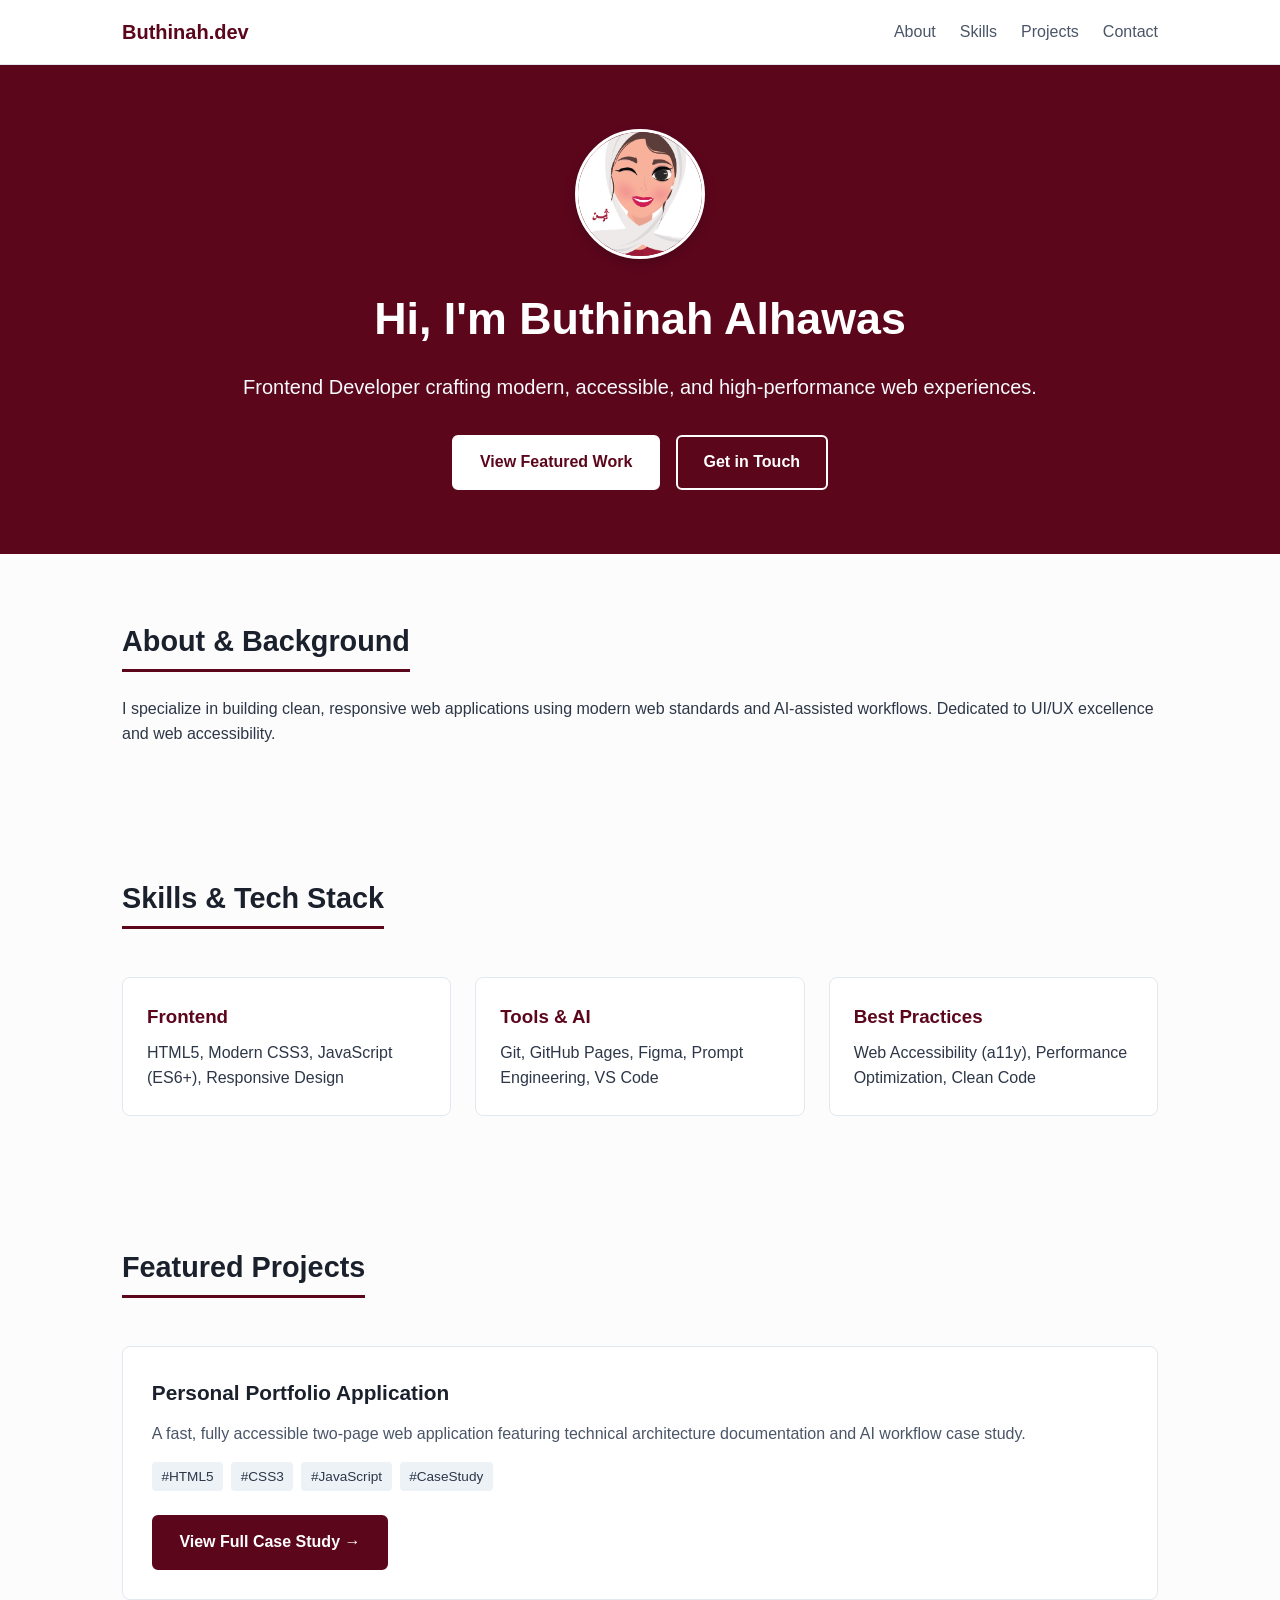
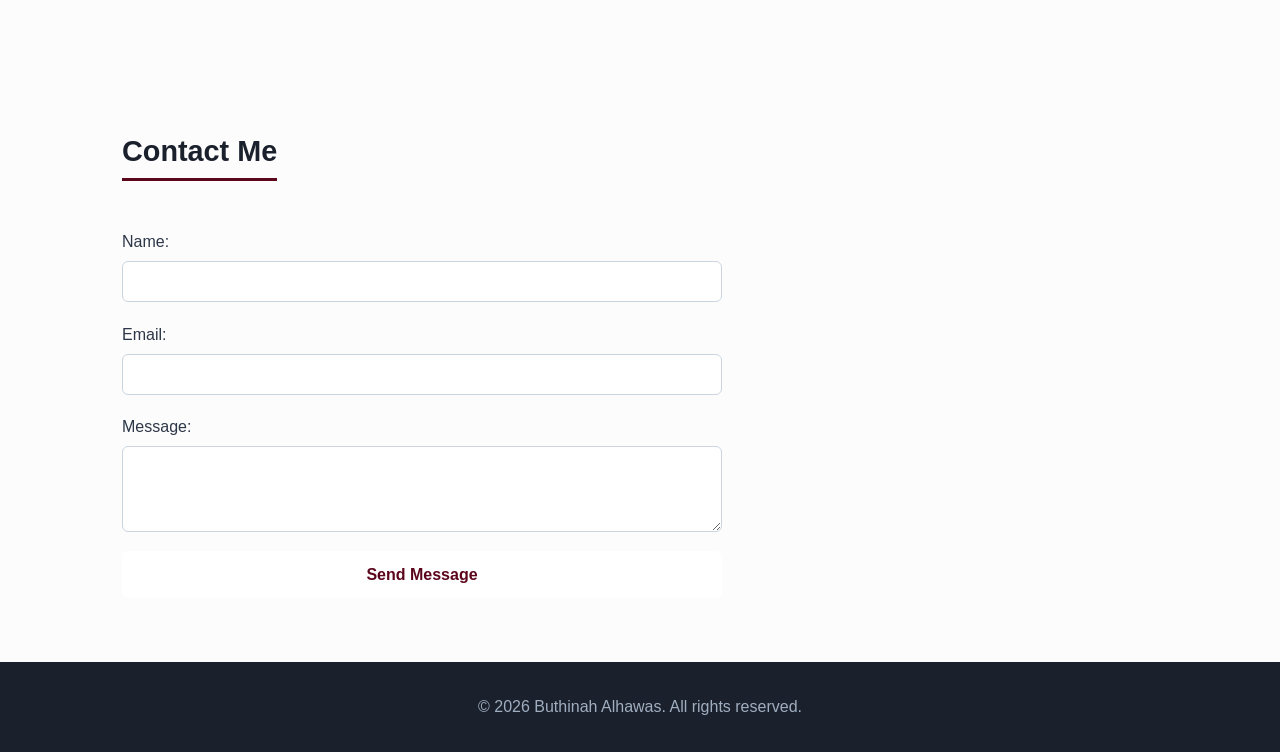
<file: index.html>
<!DOCTYPE html>
<html lang="en">
<head>
    <meta charset="UTF-8">
    <meta name="viewport" content="width=device-width, initial-scale=1.0">
    <meta name="description" content="Personal portfolio of Buthinah Alhawas">
    <title>Buthinah Alhawas | Personal Portfolio</title>
    <link rel="stylesheet" href="style.css">
</head>
<body>

    <!-- Navigation -->
    <header>
        <nav class="navbar">
            <a href="index.html" class="logo">Buthinah.dev</a>
            <ul class="nav-links">
                <li><a href="#about">About</a></li>
                <li><a href="#skills">Skills</a></li>
                <li><a href="#projects">Projects</a></li>
                <li><a href="#contact">Contact</a></li>
            </ul>
        </nav>
    </header>

    <main>
        <!-- Hero Section -->
        <section class="hero" id="home">
            <div class="hero-content">
                <img src="profile.png" alt="Buthinah Alhawas" class="profile-img">
                <h1>Hi, I'm Buthinah Alhawas</h1>
                <p>Frontend Developer crafting modern, accessible, and high-performance web experiences.</p>
                <div class="hero-buttons">
                    <a href="#projects" class="btn btn-primary">View Featured Work</a>
                    <a href="#contact" class="btn btn-secondary">Get in Touch</a>
                </div>
            </div>
        </section>

        <!-- About Section -->
        <section id="about" class="section">
            <h2>About & Background</h2>
            <p>I specialize in building clean, responsive web applications using modern web standards and AI-assisted workflows. Dedicated to UI/UX excellence and web accessibility.</p>
        </section>

        <!-- Skills Section -->
        <section id="skills" class="section">
            <h2>Skills & Tech Stack</h2>
            <div class="skills-grid">
                <div class="skill-card">
                    <h3>Frontend</h3>
                    <p>HTML5, Modern CSS3, JavaScript (ES6+), Responsive Design</p>
                </div>
                <div class="skill-card">
                    <h3>Tools & AI</h3>
                    <p>Git, GitHub Pages, Figma, Prompt Engineering, VS Code</p>
                </div>
                <div class="skill-card">
                    <h3>Best Practices</h3>
                    <p>Web Accessibility (a11y), Performance Optimization, Clean Code</p>
                </div>
            </div>
        </section>

        <!-- Projects Showcase Section -->
        <section id="projects" class="section">
            <h2>Featured Projects</h2>
            <div class="projects-grid">
                <div class="project-card featured">
                    <h3>Personal Portfolio Application</h3>
                    <p>A fast, fully accessible two-page web application featuring technical architecture documentation and AI workflow case study.</p>
                    <div class="tags">
                        <span>#HTML5</span>
                        <span>#CSS3</span>
                        <span>#JavaScript</span>
                        <span>#CaseStudy</span>
                    </div>
                    <a href="project-detail.html" class="btn btn-primary">View Full Case Study →</a>
                </div>
            </div>
        </section>

        <!-- Contact Section -->
        <section id="contact" class="section">
            <h2>Contact Me</h2>
            <form id="contact-form">
                <div class="form-group">
                    <label for="name">Name:</label>
                    <input type="text" id="name" name="name" required>
                </div>
                <div class="form-group">
                    <label for="email">Email:</label>
                    <input type="email" id="email" name="email" required>
                </div>
                <div class="form-group">
                    <label for="message">Message:</label>
                    <textarea id="message" name="message" rows="4" required></textarea>
                </div>
                <button type="submit" class="btn btn-primary">Send Message</button>
            </form>
        </section>
    </main>

    <footer>
        <p>&copy; 2026 Buthinah Alhawas. All rights reserved.</p>
    </footer>

    <script src="script.js"></script>
</body>
</html>
</file>
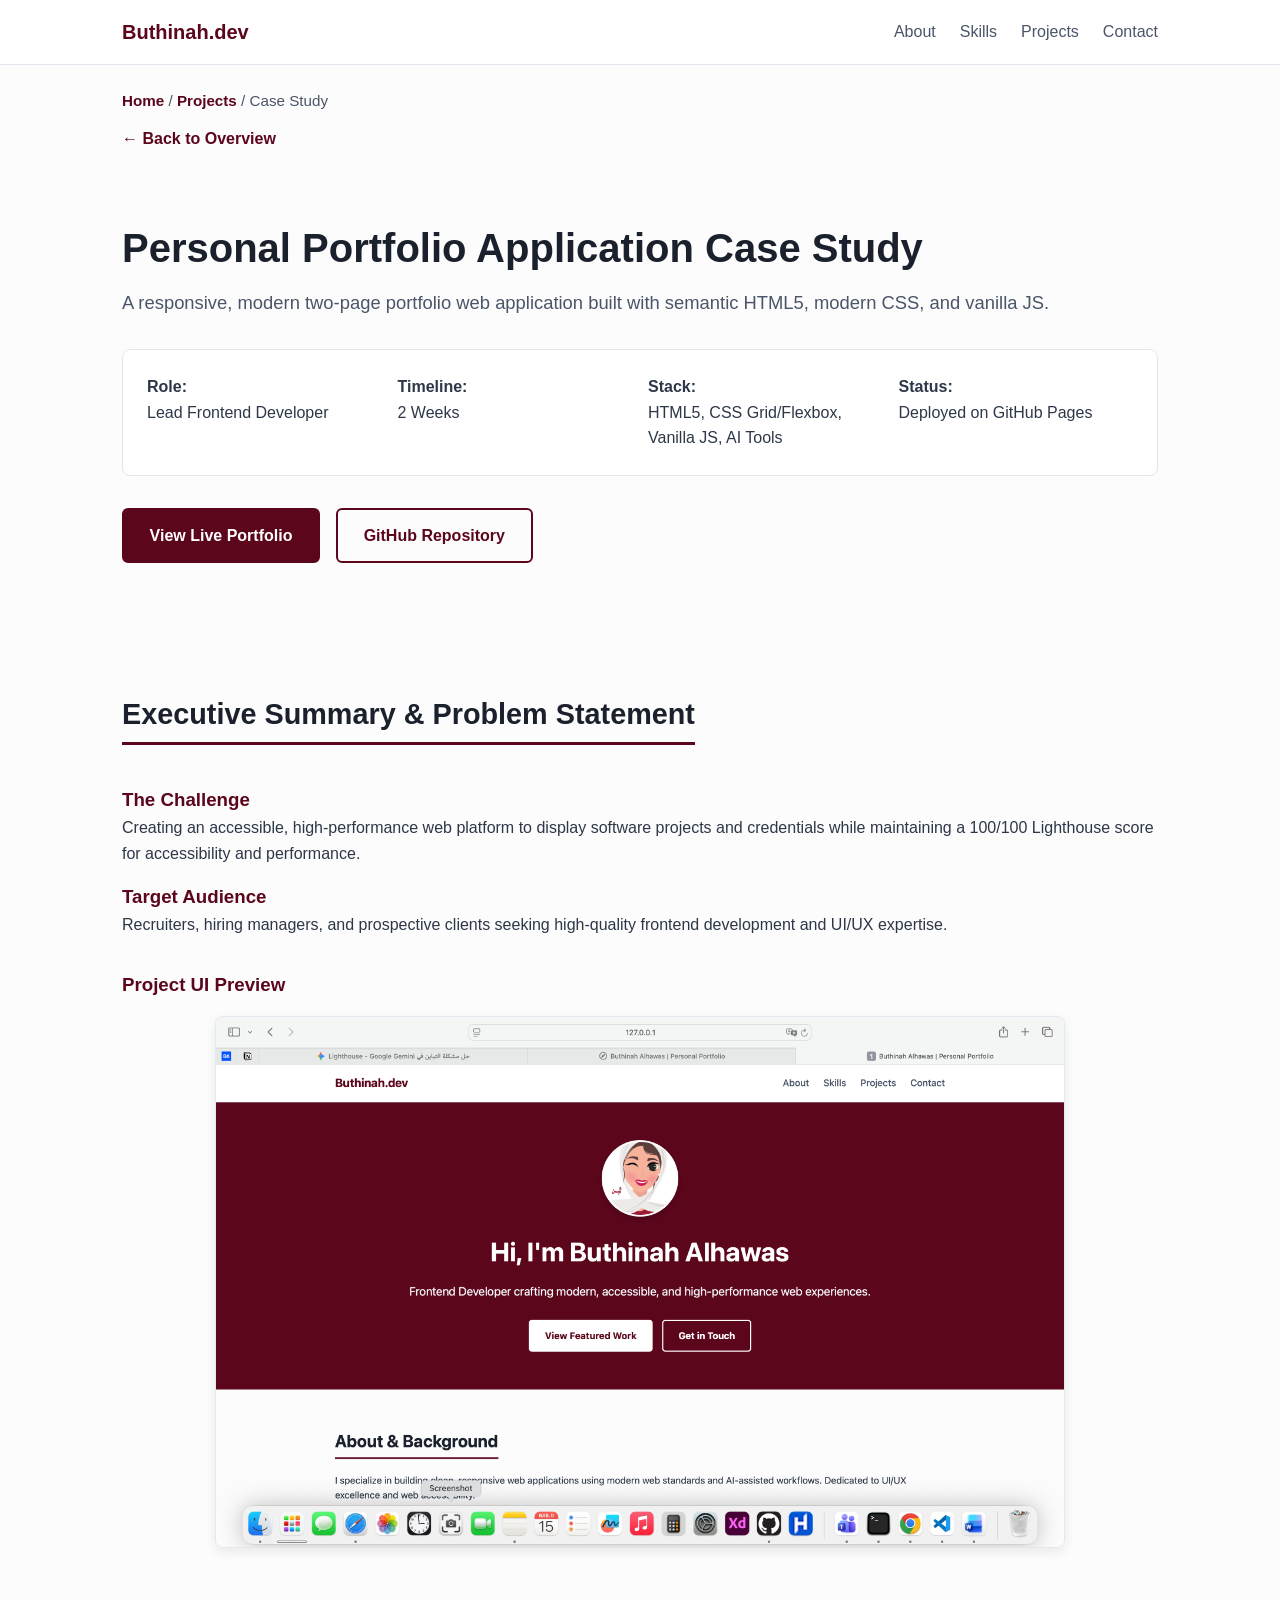
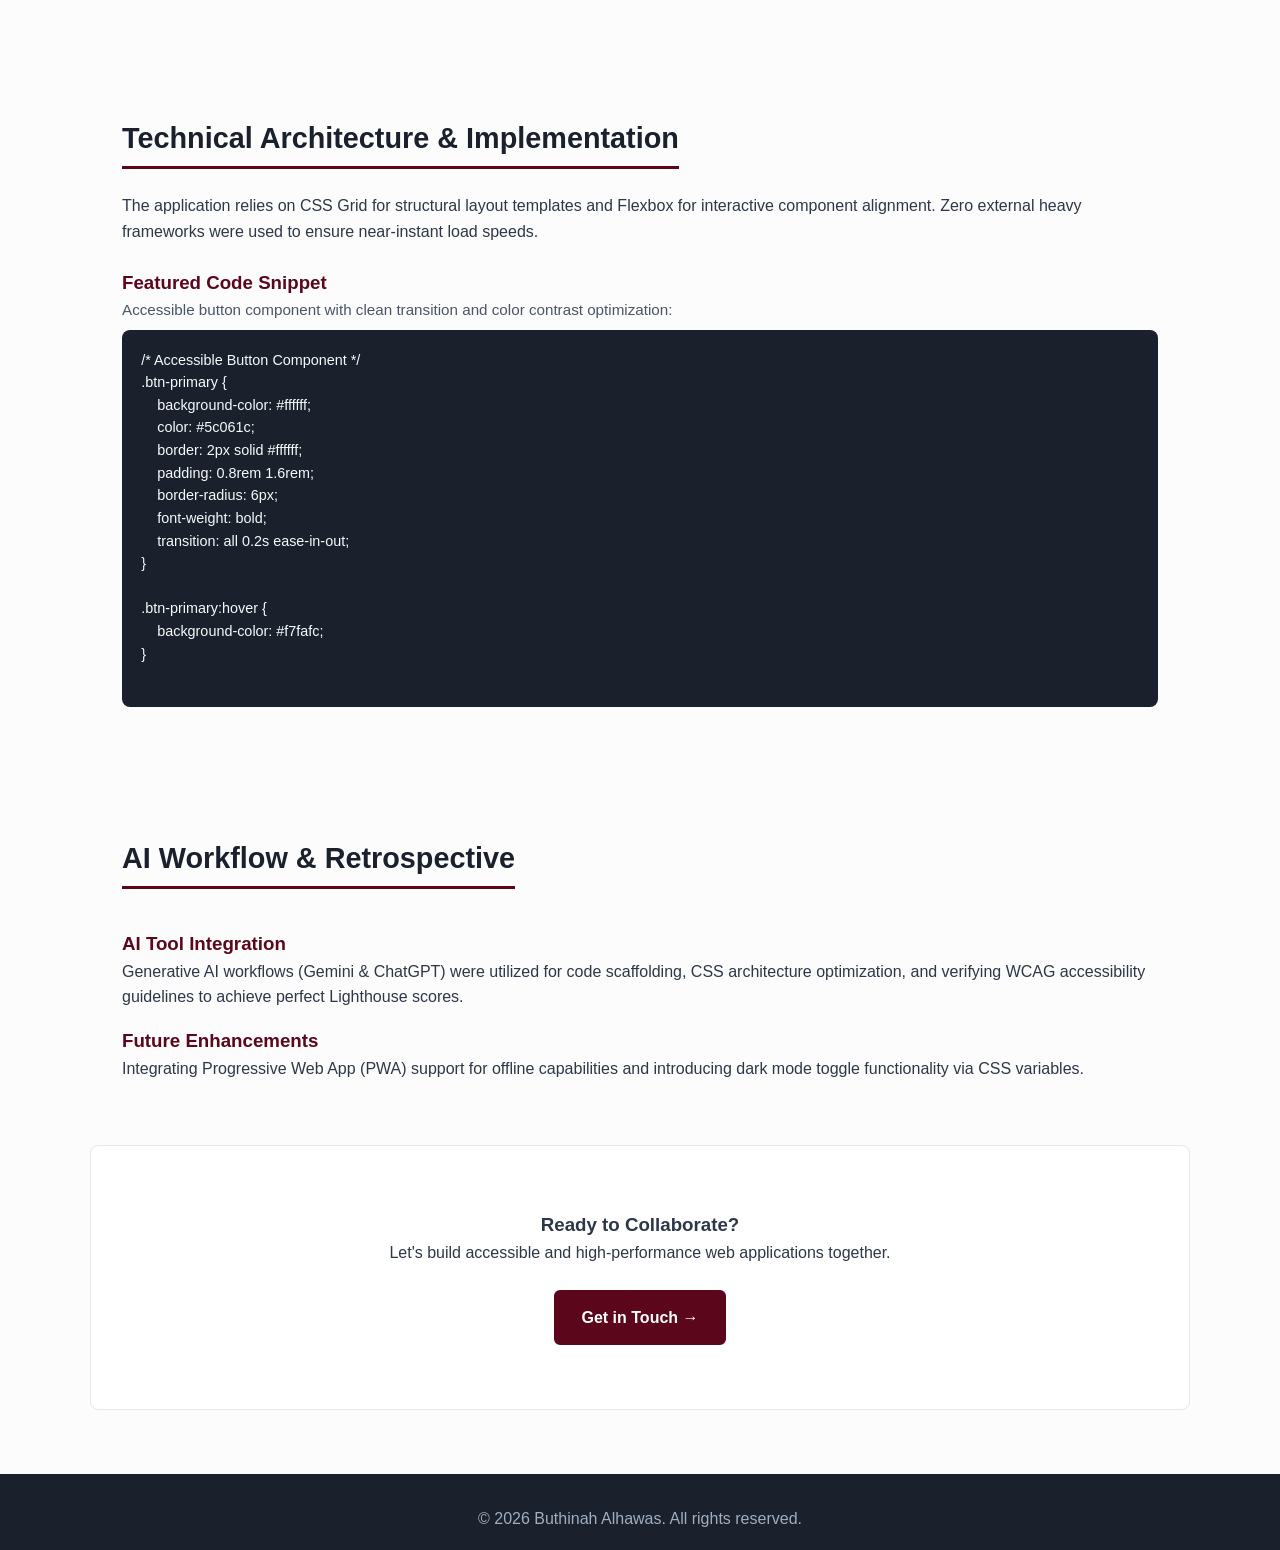
<file: project-detail.html>
<!DOCTYPE html>
<html lang="en">
<head>
    <meta charset="UTF-8">
    <meta name="viewport" content="width=device-width, initial-scale=1.0">
    <meta name="description" content="Project Case Study - Personal Portfolio Application by Buthinah Alhawas">
    <title>Project Details | Personal Portfolio Case Study</title>
    <link rel="stylesheet" href="style.css">
</head>
<body>

    <!-- Header Navigation -->
    <header>
        <nav class="navbar">
            <a href="index.html" class="logo">Buthinah.dev</a>
            <ul class="nav-links">
                <li><a href="index.html#about">About</a></li>
                <li><a href="index.html#skills">Skills</a></li>
                <li><a href="index.html#projects">Projects</a></li>
                <li><a href="index.html#contact">Contact</a></li>
            </ul>
        </nav>
    </header>

    <main>
        <!-- Breadcrumbs Navigation -->
        <nav aria-label="breadcrumb" style="padding: 1.5rem 2rem 0; max-width: 1100px; margin: 0 auto;">
            <p style="font-size: 0.95rem; color: #4a5568;">
                <a href="index.html" style="color: #5c061c; text-decoration: none; font-weight: 600;">Home</a> / 
                <a href="index.html#projects" style="color: #5c061c; text-decoration: none; font-weight: 600;">Projects</a> / 
                <span>Case Study</span>
            </p>
            <a href="index.html#projects" style="display: inline-block; margin-top: 0.8rem; color: #5c061c; text-decoration: none; font-weight: bold;">← Back to Overview</a>
        </nav>

        <!-- Project Hero Banner -->
        <section class="section">
            <h1 style="font-size: 2.5rem; color: #1a202c; margin-bottom: 0.5rem;">Personal Portfolio Application Case Study</h1>
            <p style="font-size: 1.15rem; color: #4a5568; margin-bottom: 2rem;">A responsive, modern two-page portfolio web application built with semantic HTML5, modern CSS, and vanilla JS.</p>

            <!-- Metadata Bar -->
            <div style="background: #ffffff; border: 1px solid #e2e8f0; border-radius: 8px; padding: 1.5rem; margin-bottom: 2rem; display: grid; grid-template-columns: repeat(auto-fit, minmax(200px, 1fr)); gap: 1rem;">
                <div>
                    <strong>Role:</strong>
                    <p>Lead Frontend Developer</p>
                </div>
                <div>
                    <strong>Timeline:</strong>
                    <p>2 Weeks</p>
                </div>
                <div>
                    <strong>Stack:</strong>
                    <p>HTML5, CSS Grid/Flexbox, Vanilla JS, AI Tools</p>
                </div>
                <div>
                    <strong>Status:</strong>
                    <p>Deployed on GitHub Pages</p>
                </div>
            </div>

            <div style="display: flex; gap: 1rem; flex-wrap: wrap;">
                <a href="index.html" class="btn btn-primary" style="background-color: #5c061c; color: #ffffff; border-color: #5c061c;">View Live Portfolio</a>
                <a href="https://github.com/buthinahabdulaziz-cmyk/portfoliobuthinah" target="_blank" class="btn btn-secondary" style="color: #5c061c; border-color: #5c061c;">GitHub Repository</a>
            </div>
        </section>

        <!-- Executive Summary & Problem Statement -->
        <section class="section">
            <h2>Executive Summary & Problem Statement</h2>
            <h3 style="margin-top: 1rem; color: #5c061c;">The Challenge</h3>
            <p>Creating an accessible, high-performance web platform to display software projects and credentials while maintaining a 100/100 Lighthouse score for accessibility and performance.</p>
            
            <h3 style="margin-top: 1rem; color: #5c061c;">Target Audience</h3>
            <p>Recruiters, hiring managers, and prospective clients seeking high-quality frontend development and UI/UX expertise.</p>

            <!-- Project UI Screenshot Section -->
            <div style="margin: 2rem 0; text-align: center;">
                <h3 style="color: #5c061c; margin-bottom: 1rem; text-align: left;">Project UI Preview</h3>
                <img src="portfolio-preview.png" alt="Personal Portfolio UI Preview" style="width: 100%; max-width: 850px; border-radius: 8px; border: 1px solid #e2e8f0; box-shadow: 0 4px 12px rgba(0,0,0,0.08);">
            </div>
        </section>

        <!-- Technical Architecture & Code Snippet -->
        <section class="section">
            <h2>Technical Architecture & Implementation</h2>
            <p style="margin-bottom: 1rem;">The application relies on CSS Grid for structural layout templates and Flexbox for interactive component alignment. Zero external heavy frameworks were used to ensure near-instant load speeds.</p>

            <h3 style="margin-top: 1.5rem; color: #5c061c;">Featured Code Snippet</h3>
            <p style="margin-bottom: 0.5rem; font-size: 0.95rem; color: #4a5568;">Accessible button component with clean transition and color contrast optimization:</p>
            
            <pre style="background: #1a202c; color: #f7fafc; padding: 1.2rem; border-radius: 8px; overflow-x: auto; font-family: monospace; font-size: 0.9rem; line-height: 1.5;">
<code>/* Accessible Button Component */
.btn-primary {
    background-color: #ffffff;
    color: #5c061c;
    border: 2px solid #ffffff;
    padding: 0.8rem 1.6rem;
    border-radius: 6px;
    font-weight: bold;
    transition: all 0.2s ease-in-out;
}

.btn-primary:hover {
    background-color: #f7fafc;
}</code>
            </pre>
        </section>

        <!-- Learnings & AI-Assisted Workflow -->
        <section class="section">
            <h2>AI Workflow & Retrospective</h2>
            <h3 style="margin-top: 1rem; color: #5c061c;">AI Tool Integration</h3>
            <p>Generative AI workflows (Gemini & ChatGPT) were utilized for code scaffolding, CSS architecture optimization, and verifying WCAG accessibility guidelines to achieve perfect Lighthouse scores.</p>

            <h3 style="margin-top: 1rem; color: #5c061c;">Future Enhancements</h3>
            <p>Integrating Progressive Web App (PWA) support for offline capabilities and introducing dark mode toggle functionality via CSS variables.</p>
        </section>

        <!-- Footer Navigation Prompt -->
        <section class="section" style="text-align: center; background: #ffffff; border: 1px solid #e2e8f0; border-radius: 8px; margin-bottom: 4rem;">
            <h3>Ready to Collaborate?</h3>
            <p style="margin-bottom: 1.5rem;">Let's build accessible and high-performance web applications together.</p>
            <a href="index.html#contact" class="btn btn-primary" style="background-color: #5c061c; color: #ffffff; border-color: #5c061c;">Get in Touch →</a>
        </section>
    </main>

    <footer>
        <p>&copy; 2026 Buthinah Alhawas. All rights reserved.</p>
    </footer>

    <script src="script.js"></script>
</body>
</html>
</file>
<file: style.css>
/* Global Reset & Base Styles */
* {
    box-sizing: border-box;
    margin: 0;
    padding: 0;
    font-family: -apple-system, BlinkMacSystemFont, "Segoe UI", Roboto, Helvetica, Arial, sans-serif;
}

body {
    background-color: #fcfcfc;
    color: #2d3748;
    line-height: 1.6;
}

/* Header & Navigation */
header {
    background-color: #ffffff;
    border-bottom: 1px solid #e2e8f0;
    position: sticky;
    top: 0;
    z-index: 100;
}

.navbar {
    display: flex;
    justify-content: space-between;
    align-items: center;
    padding: 1rem 2rem;
    max-width: 1100px;
    margin: 0 auto;
}

.logo {
    font-weight: bold;
    font-size: 1.25rem;
    color: #5c061c;
    text-decoration: none;
}

.nav-links {
    display: flex;
    gap: 1.5rem;
    list-style: none;
}

.nav-links a {
    text-decoration: none;
    color: #4a5568;
    font-weight: 500;
    transition: color 0.2s;
}

.nav-links a:hover {
    color: #5c061c;
}

/* Hero Section */
.hero {
    background-color: #5c061c;
    color: #ffffff;
    padding: 4rem 2rem;
    text-align: center;
}

.hero-content {
    max-width: 800px;
    margin: 0 auto;
}

/* Profile Image */
.profile-img {
    width: 130px;
    height: 130px;
    border-radius: 50%;
    object-fit: cover;
    background-color: #ffffff;
    border: 3px solid #ffffff;
    margin: 0 auto 1.5rem auto;
    display: block;
    box-shadow: 0 4px 12px rgba(0,0,0,0.2);
}

.hero h1 {
    font-size: 2.8rem;
    margin-bottom: 1rem;
    color: #ffffff;
}

.hero p {
    font-size: 1.25rem;
    margin-bottom: 2rem;
    color: #f7fafc;
}

.hero-buttons {
    display: flex;
    justify-content: center;
    gap: 1rem;
    flex-wrap: wrap;
}

/* Buttons System */
.btn {
    display: inline-block;
    padding: 0.8rem 1.6rem;
    border-radius: 6px;
    font-weight: bold;
    font-size: 1rem;
    text-decoration: none;
    transition: all 0.2s ease-in-out;
}

.btn-primary {
    background-color: #ffffff;
    color: #5c061c;
    border: 2px solid #ffffff;
}

.btn-primary:hover {
    background-color: #f7fafc;
}

.btn-secondary {
    background-color: transparent;
    color: #ffffff;
    border: 2px solid #ffffff;
}

.btn-secondary:hover {
    background-color: rgba(255, 255, 255, 0.15);
}

/* Sections */
.section {
    padding: 4rem 2rem;
    max-width: 1100px;
    margin: 0 auto;
}

.section h2 {
    font-size: 1.8rem;
    color: #1a202c;
    margin-bottom: 1.5rem;
    border-bottom: 3px solid #5c061c;
    display: inline-block;
    padding-bottom: 0.3rem;
}

/* Skills */
.skills-grid {
    display: grid;
    grid-template-columns: repeat(auto-fit, minmax(280px, 1fr));
    gap: 1.5rem;
    margin-top: 1.5rem;
}

.skill-card {
    background: #ffffff;
    padding: 1.5rem;
    border-radius: 8px;
    border: 1px solid #e2e8f0;
}

.skill-card h3 {
    color: #5c061c;
    margin-bottom: 0.5rem;
}

/* Projects */
.projects-grid {
    display: grid;
    grid-template-columns: repeat(auto-fit, minmax(300px, 1fr));
    gap: 2rem;
    margin-top: 1.5rem;
}

.project-card {
    background: #ffffff;
    border: 1px solid #e2e8f0;
    border-radius: 8px;
    padding: 1.8rem;
}

.project-card h3 {
    font-size: 1.3rem;
    margin-bottom: 0.75rem;
    color: #1a202c;
}

.project-card p {
    color: #4a5568;
    margin-bottom: 1rem;
}

.tags {
    display: flex;
    gap: 0.5rem;
    flex-wrap: wrap;
    margin-bottom: 1.5rem;
}

.tags span {
    background: #edf2f7;
    color: #2d3748;
    padding: 0.2rem 0.6rem;
    border-radius: 4px;
    font-size: 0.85rem;
}

.project-card .btn-primary {
    background-color: #5c061c;
    color: #ffffff;
    border: 2px solid #5c061c;
}

/* Contact */
#contact-form {
    max-width: 600px;
    display: flex;
    flex-direction: column;
    gap: 1.2rem;
    margin-top: 1.5rem;
}

.form-group {
    display: flex;
    flex-direction: column;
    gap: 0.4rem;
}

.form-group input,
.form-group textarea {
    padding: 0.75rem;
    border: 1px solid #cbd5e0;
    border-radius: 6px;
}

/* Footer */
footer {
    text-align: center;
    padding: 2rem;
    background-color: #1a202c;
    color: #a0aec0;
}
</file>
